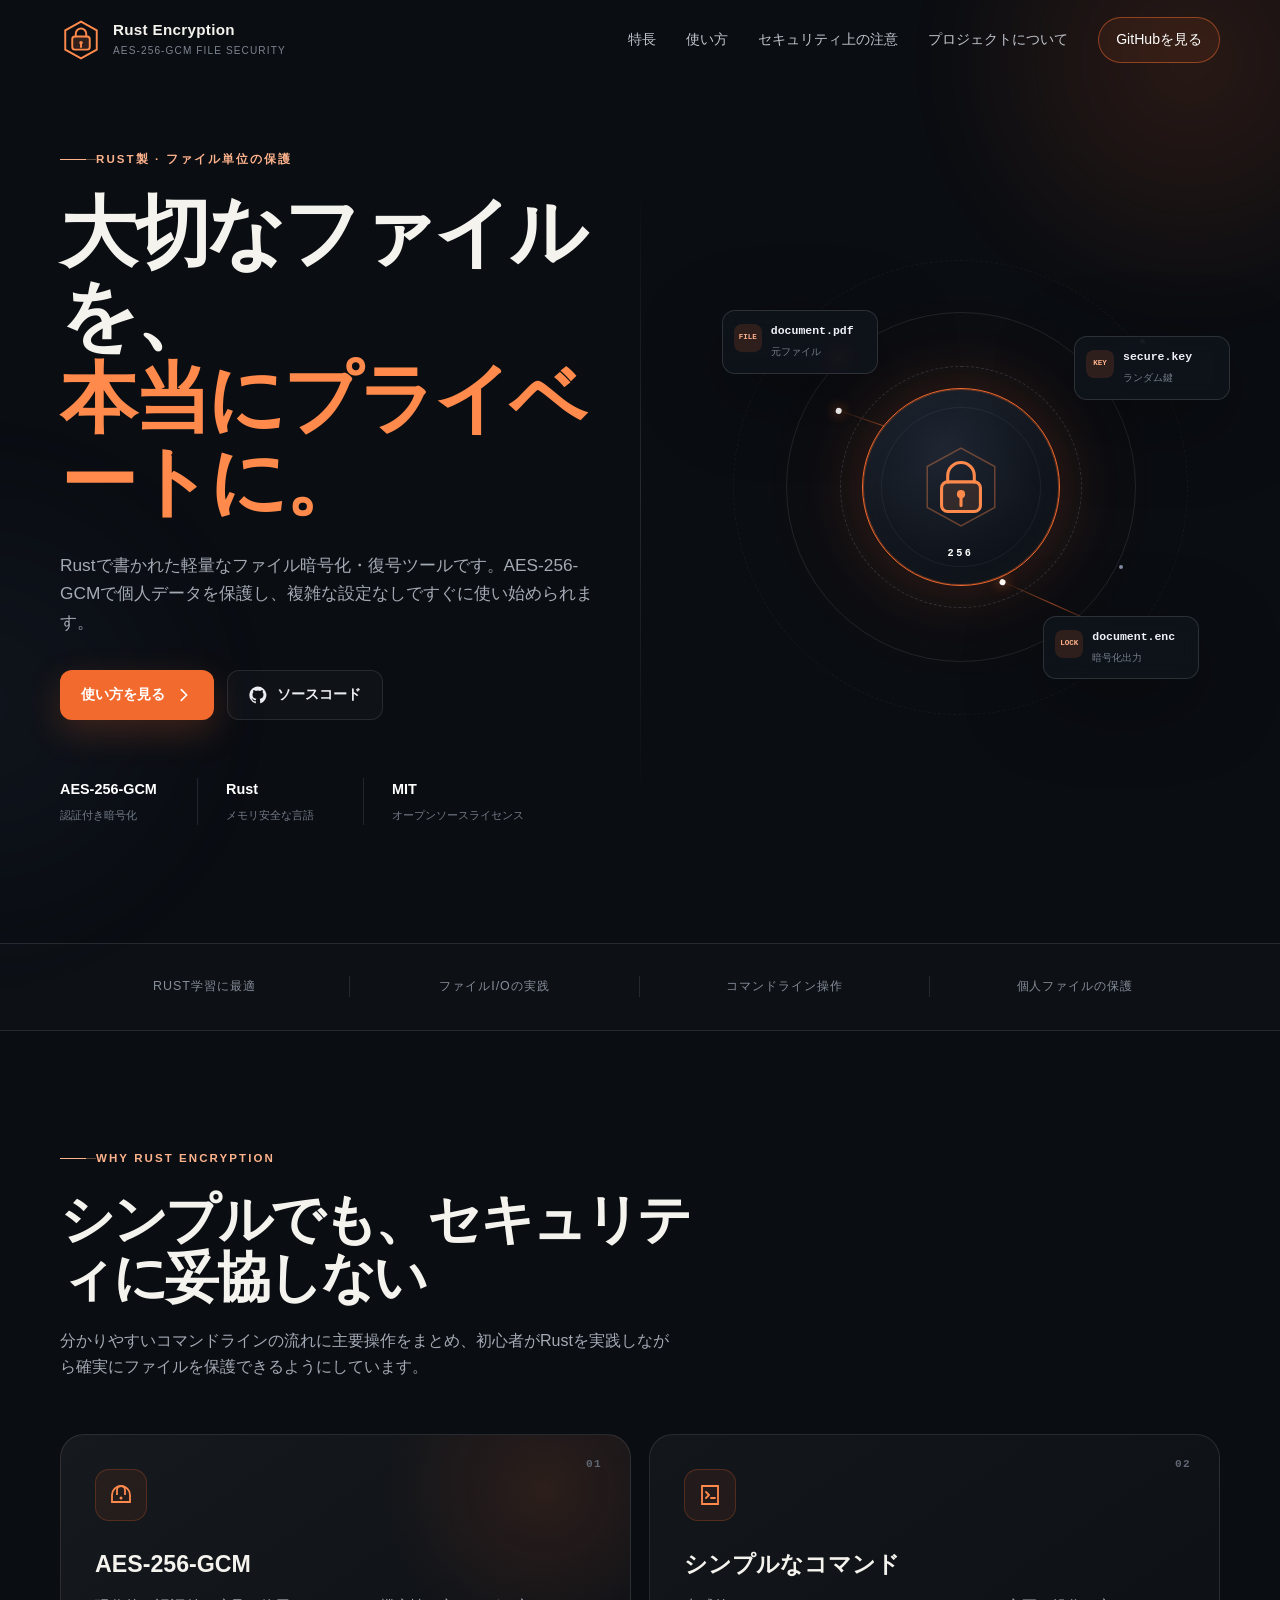
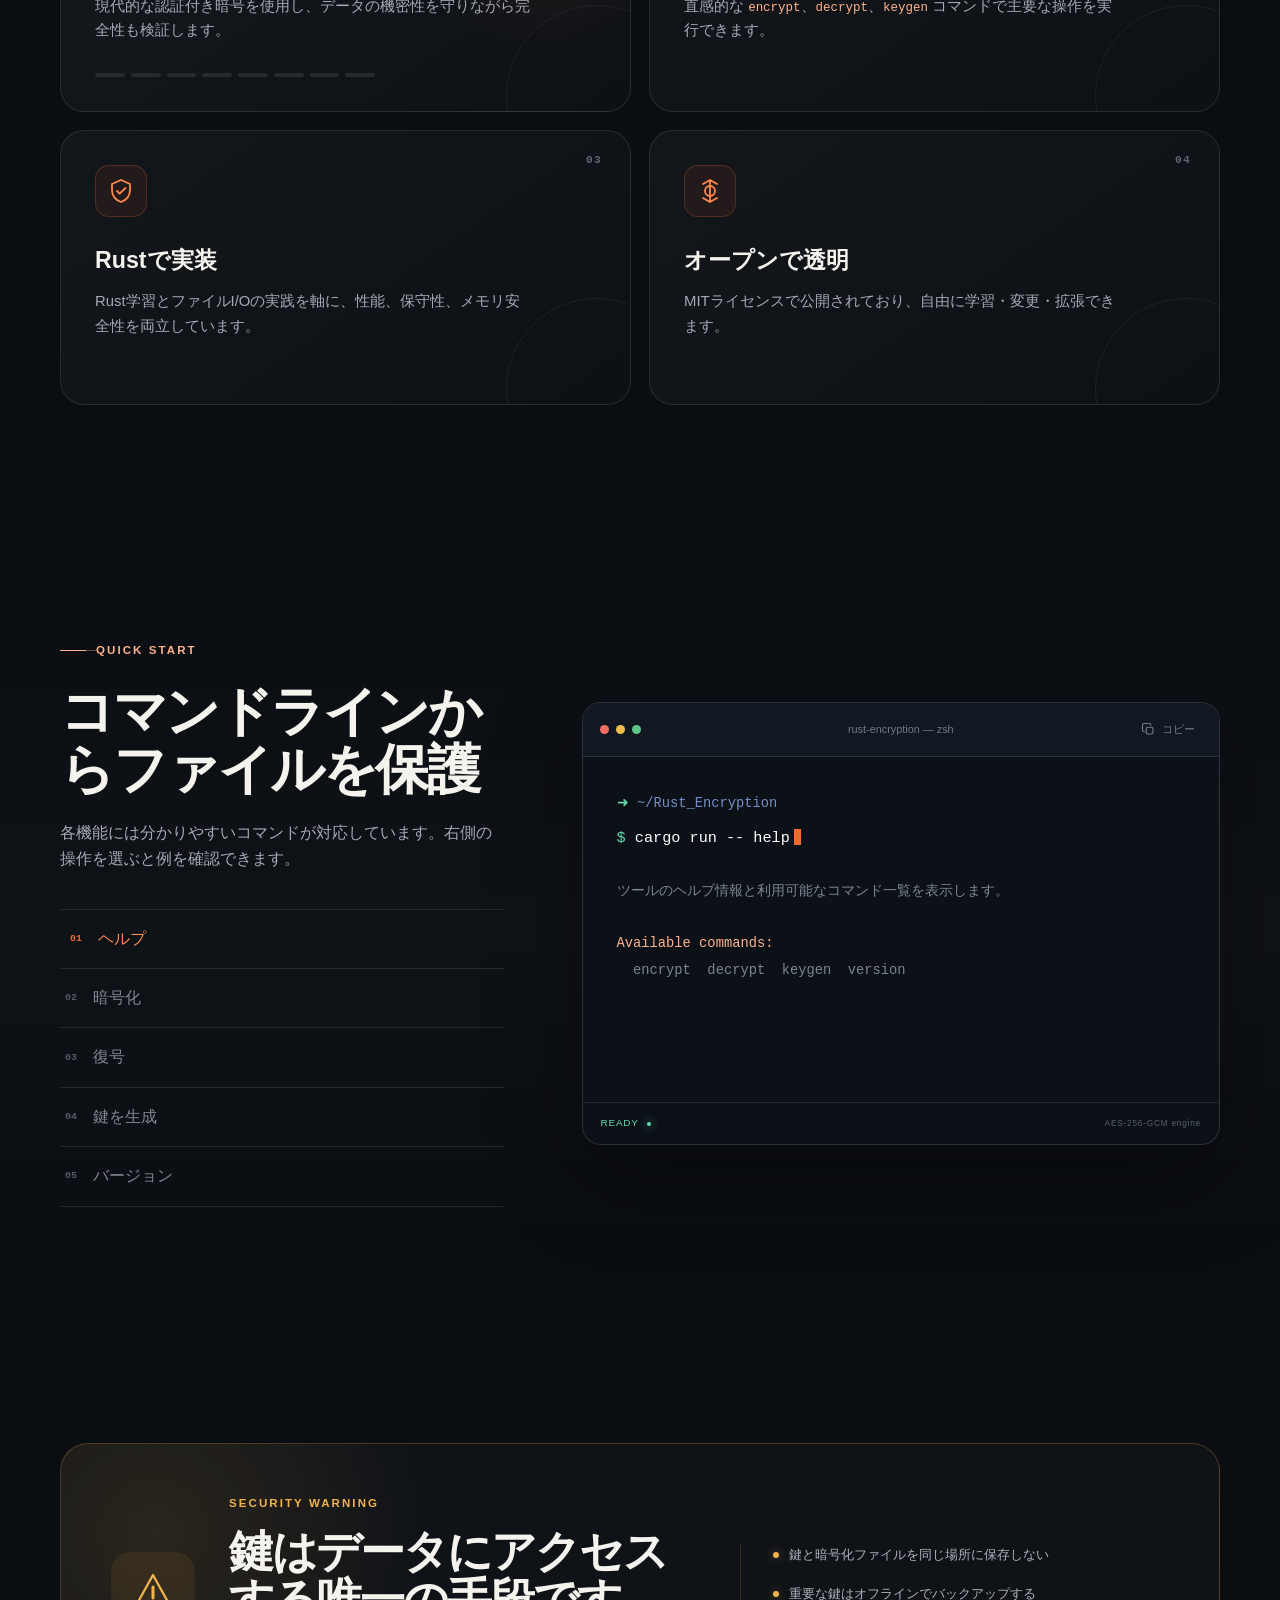
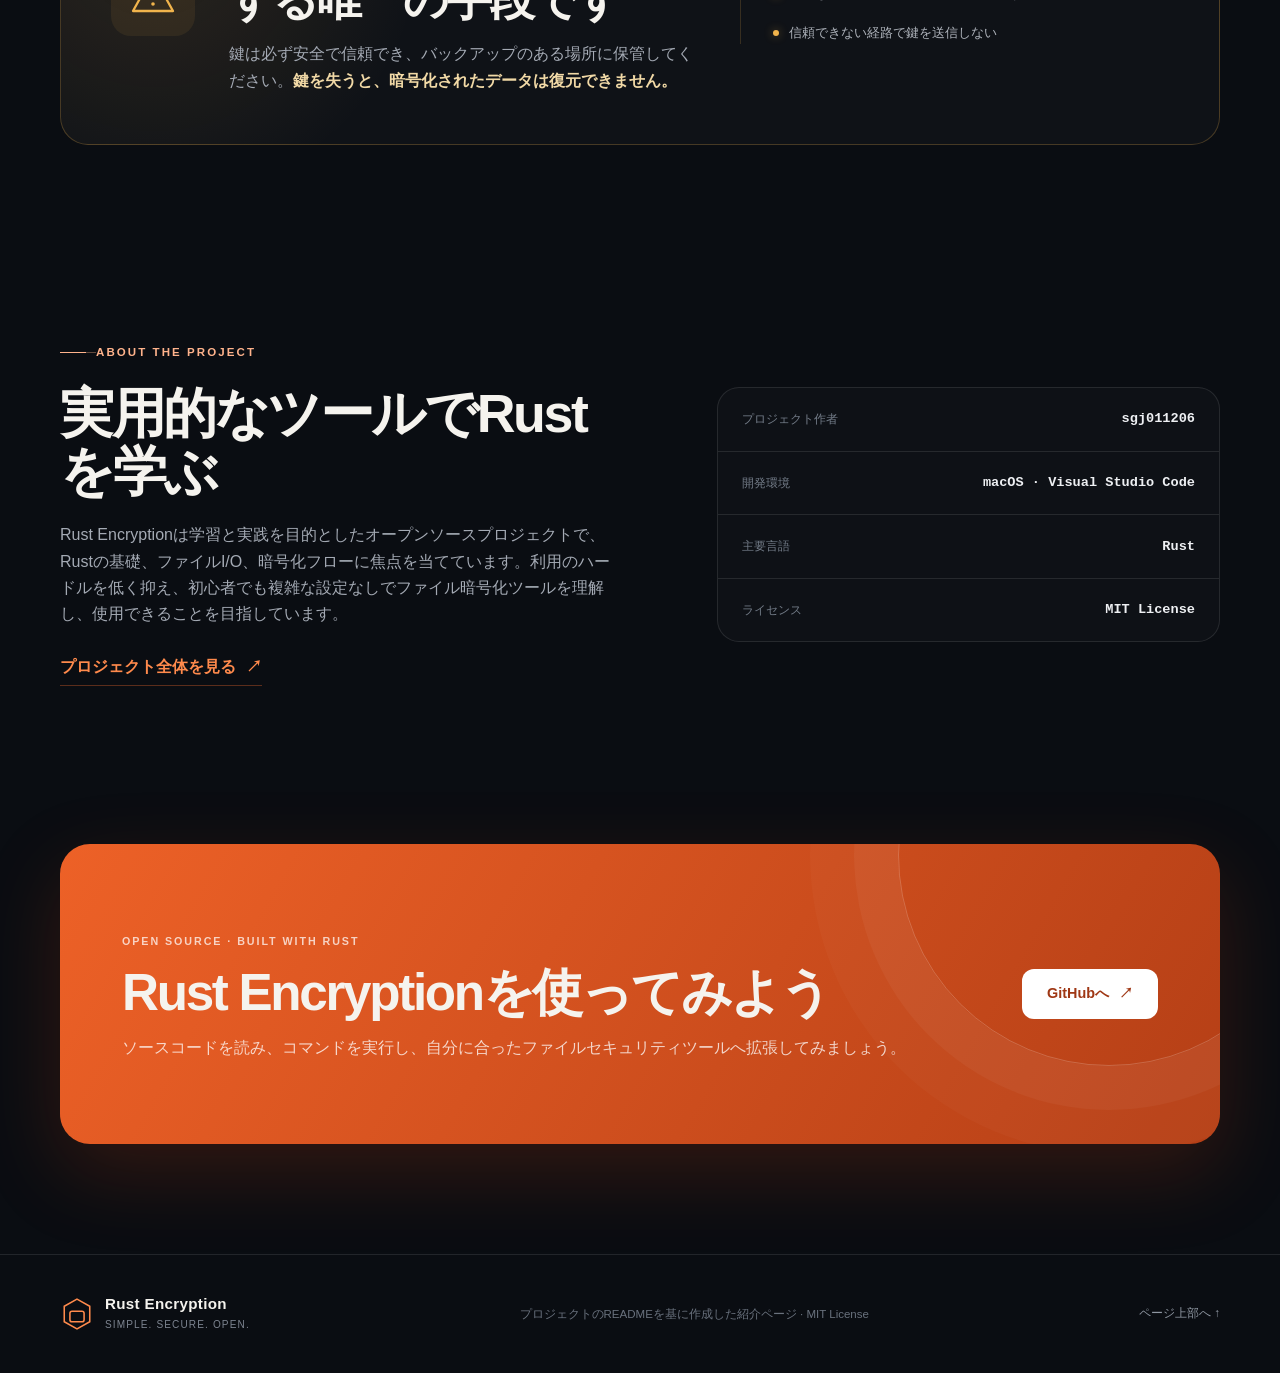
<file: docs/index.html>
<!doctype html>
<html lang="ja">
<head>
  <meta charset="utf-8" />
  <meta name="viewport" content="width=device-width, initial-scale=1" />
  <meta name="description" content="Rust Encryption：AES-256-GCMを採用したシンプルなファイル暗号化・復号ツールです。" />
  <meta name="theme-color" content="#0b0e14" />
  <title>Rust Encryption｜安全でシンプルなファイル暗号化ツール</title>
  <link rel="stylesheet" href="styles.css" />
</head>
<body>
  <a class="skip-link" href="#main">メインコンテンツへスキップ</a>

  <div class="ambient ambient-one" aria-hidden="true"></div>
  <div class="ambient ambient-two" aria-hidden="true"></div>
  <div class="grid-noise" aria-hidden="true"></div>

  <header class="site-header" id="top">
    <div class="container nav-wrap">
      <a class="brand" href="#top" aria-label="Rust Encryption ホーム">
        <span class="brand-mark" aria-hidden="true">
          <svg viewBox="0 0 48 48" role="img">
            <path d="M24 3 42 13v22L24 45 6 35V13L24 3Z" fill="none" stroke="currentColor" stroke-width="2.2"/>
            <path d="M18 20v-3.2a6 6 0 0 1 12 0V20" fill="none" stroke="currentColor" stroke-width="2.2" stroke-linecap="round"/>
            <rect x="14" y="20" width="20" height="15" rx="3" fill="currentColor" opacity=".16"/>
            <rect x="14" y="20" width="20" height="15" rx="3" fill="none" stroke="currentColor" stroke-width="2.2"/>
            <circle cx="24" cy="27" r="2" fill="currentColor"/>
            <path d="M24 29v3" stroke="currentColor" stroke-width="2.2" stroke-linecap="round"/>
          </svg>
        </span>
        <span>
          <strong>Rust Encryption</strong>
          <small>AES-256-GCM File Security</small>
        </span>
      </a>

      <button class="menu-toggle" type="button" aria-expanded="false" aria-controls="primary-nav">
        <span></span><span></span><span></span>
        <span class="sr-only">ナビゲーションメニューを開く</span>
      </button>

      <nav class="primary-nav" id="primary-nav" aria-label="メインナビゲーション">
        <a href="#features">特長</a>
        <a href="#usage">使い方</a>
        <a href="#security">セキュリティ上の注意</a>
        <a href="#about">プロジェクトについて</a>
        <a class="nav-cta" href="https://github.com/sgj011206/Rust_Encryption" target="_blank" rel="noreferrer">GitHubを見る</a>
      </nav>
    </div>
  </header>

  <main id="main">
    <section class="hero section">
      <div class="container hero-grid">
        <div class="hero-copy reveal">
          <div class="eyebrow"><span></span>Rust製 · ファイル単位の保護</div>
          <h1>大切なファイルを、<br><em>本当にプライベートに。</em></h1>
          <p class="hero-lead">Rustで書かれた軽量なファイル暗号化・復号ツールです。AES-256-GCMで個人データを保護し、複雑な設定なしですぐに使い始められます。</p>
          <div class="hero-actions">
            <a class="button button-primary" href="#usage">
              使い方を見る
              <svg viewBox="0 0 20 20" aria-hidden="true"><path d="m7 4 6 6-6 6" fill="none" stroke="currentColor" stroke-width="1.8" stroke-linecap="round" stroke-linejoin="round"/></svg>
            </a>
            <a class="button button-ghost" href="https://github.com/sgj011206/Rust_Encryption" target="_blank" rel="noreferrer">
              <svg viewBox="0 0 24 24" aria-hidden="true"><path fill="currentColor" d="M12 .7a11.5 11.5 0 0 0-3.64 22.41c.58.1.79-.25.79-.56v-2.23c-3.22.7-3.9-1.37-3.9-1.37-.52-1.34-1.28-1.7-1.28-1.7-1.05-.72.08-.7.08-.7 1.16.08 1.77 1.19 1.77 1.19 1.03 1.77 2.7 1.26 3.36.96.1-.75.4-1.26.73-1.55-2.57-.3-5.27-1.29-5.27-5.69 0-1.26.45-2.28 1.19-3.09-.12-.29-.52-1.46.11-3.05 0 0 .97-.31 3.16 1.18a10.9 10.9 0 0 1 5.76 0c2.2-1.49 3.16-1.18 3.16-1.18.63 1.59.23 2.76.11 3.05.74.81 1.19 1.83 1.19 3.09 0 4.41-2.71 5.39-5.29 5.68.42.36.78 1.06.78 2.14v3.17c0 .31.21.67.8.56A11.5 11.5 0 0 0 12 .7Z"/></svg>
              ソースコード
            </a>
          </div>
          <div class="hero-meta" aria-label="プロジェクト概要">
            <div><strong>AES-256-GCM</strong><span>認証付き暗号化</span></div>
            <div><strong>Rust</strong><span>メモリ安全な言語</span></div>
            <div><strong>MIT</strong><span>オープンソースライセンス</span></div>
          </div>
        </div>

        <div class="hero-visual reveal" aria-label="暗号化フロー図">
          <div class="orbit orbit-one"></div>
          <div class="orbit orbit-two"></div>
          <div class="security-core">
            <div class="core-pulse"></div>
            <svg viewBox="0 0 88 88" aria-hidden="true">
              <path d="M44 6 77 24v40L44 82 11 64V24L44 6Z" fill="none" stroke="currentColor" stroke-width="1.5" opacity=".36"/>
              <path d="M31 39v-6a13 13 0 0 1 26 0v6" fill="none" stroke="currentColor" stroke-width="3" stroke-linecap="round"/>
              <rect x="25" y="39" width="38" height="29" rx="6" fill="currentColor" opacity=".12"/>
              <rect x="25" y="39" width="38" height="29" rx="6" fill="none" stroke="currentColor" stroke-width="3"/>
              <circle cx="44" cy="51" r="4" fill="currentColor"/>
              <path d="M44 55v7" stroke="currentColor" stroke-width="3" stroke-linecap="round"/>
            </svg>
            <span>256</span>
          </div>
          <div class="data-chip chip-file"><span class="chip-icon">FILE</span><b>document.pdf</b><small>元ファイル</small></div>
          <div class="data-chip chip-key"><span class="chip-icon">KEY</span><b>secure.key</b><small>ランダム鍵</small></div>
          <div class="data-chip chip-lock"><span class="chip-icon">LOCK</span><b>document.enc</b><small>暗号化出力</small></div>
          <div class="flow-line line-one"><i></i></div>
          <div class="flow-line line-two"><i></i></div>
        </div>
      </div>
    </section>

    <section class="trust-strip" aria-label="プロジェクトの対象">
      <div class="container trust-grid">
        <span>Rust学習に最適</span>
        <span>ファイルI/Oの実践</span>
        <span>コマンドライン操作</span>
        <span>個人ファイルの保護</span>
      </div>
    </section>

    <section class="section" id="features">
      <div class="container">
        <div class="section-heading reveal">
          <div class="eyebrow"><span></span>WHY RUST ENCRYPTION</div>
          <h2>シンプルでも、セキュリティに妥協しない</h2>
          <p>分かりやすいコマンドラインの流れに主要操作をまとめ、初心者がRustを実践しながら確実にファイルを保護できるようにしています。</p>
        </div>

        <div class="feature-grid">
          <article class="feature-card feature-main reveal">
            <div class="feature-number">01</div>
            <div class="feature-icon">
              <svg viewBox="0 0 28 28" aria-hidden="true"><path d="M5 14a9 9 0 1 1 18 0v7H5v-7Z" fill="none" stroke="currentColor" stroke-width="1.8"/><path d="M10 14V9a4 4 0 0 1 8 0v5" fill="none" stroke="currentColor" stroke-width="1.8"/><circle cx="14" cy="17" r="1.5" fill="currentColor"/></svg>
            </div>
            <h3>AES-256-GCM</h3>
            <p>現代的な認証付き暗号を使用し、データの機密性を守りながら完全性も検証します。</p>
            <div class="algorithm-bar"><span></span><span></span><span></span><span></span><span></span><span></span><span></span><span></span></div>
          </article>

          <article class="feature-card reveal">
            <div class="feature-number">02</div>
            <div class="feature-icon">
              <svg viewBox="0 0 28 28" aria-hidden="true"><path d="M6 5h16v18H6z" fill="none" stroke="currentColor" stroke-width="1.8"/><path d="m10 11 3 3-3 3m5 0h4" fill="none" stroke="currentColor" stroke-width="1.8" stroke-linecap="round" stroke-linejoin="round"/></svg>
            </div>
            <h3>シンプルなコマンド</h3>
            <p>直感的な <code>encrypt</code>、<code>decrypt</code>、<code>keygen</code> コマンドで主要な操作を実行できます。</p>
          </article>

          <article class="feature-card reveal">
            <div class="feature-number">03</div>
            <div class="feature-icon">
              <svg viewBox="0 0 28 28" aria-hidden="true"><path d="M14 3 5 7v6c0 6 3.8 10.1 9 12 5.2-1.9 9-6 9-12V7l-9-4Z" fill="none" stroke="currentColor" stroke-width="1.8"/><path d="m10 14 2.6 2.6L18.5 11" fill="none" stroke="currentColor" stroke-width="1.8" stroke-linecap="round" stroke-linejoin="round"/></svg>
            </div>
            <h3>Rustで実装</h3>
            <p>Rust学習とファイルI/Oの実践を軸に、性能、保守性、メモリ安全性を両立しています。</p>
          </article>

          <article class="feature-card reveal">
            <div class="feature-number">04</div>
            <div class="feature-icon">
              <svg viewBox="0 0 28 28" aria-hidden="true"><path d="M14 3v22M7 7l7-4 7 4M7 21l7 4 7-4" fill="none" stroke="currentColor" stroke-width="1.8" stroke-linecap="round"/><circle cx="14" cy="14" r="5" fill="none" stroke="currentColor" stroke-width="1.8"/></svg>
            </div>
            <h3>オープンで透明</h3>
            <p>MITライセンスで公開されており、自由に学習・変更・拡張できます。</p>
          </article>
        </div>
      </div>
    </section>

    <section class="section usage-section" id="usage">
      <div class="container usage-grid">
        <div class="usage-copy reveal">
          <div class="eyebrow"><span></span>QUICK START</div>
          <h2>コマンドラインからファイルを保護</h2>
          <p>各機能には分かりやすいコマンドが対応しています。右側の操作を選ぶと例を確認できます。</p>
          <div class="command-tabs" role="tablist" aria-label="コマンド例">
            <button class="command-tab active" type="button" role="tab" aria-selected="true" data-command="help"><span>01</span>ヘルプ</button>
            <button class="command-tab" type="button" role="tab" aria-selected="false" data-command="encrypt"><span>02</span>暗号化</button>
            <button class="command-tab" type="button" role="tab" aria-selected="false" data-command="decrypt"><span>03</span>復号</button>
            <button class="command-tab" type="button" role="tab" aria-selected="false" data-command="keygen"><span>04</span>鍵を生成</button>
            <button class="command-tab" type="button" role="tab" aria-selected="false" data-command="version"><span>05</span>バージョン</button>
          </div>
        </div>

        <div class="terminal reveal" aria-live="polite">
          <div class="terminal-bar">
            <div class="terminal-dots"><i></i><i></i><i></i></div>
            <span>rust-encryption — zsh</span>
            <button class="copy-command" type="button" aria-label="現在のコマンドをコピー">
              <svg viewBox="0 0 20 20" aria-hidden="true"><rect x="7" y="7" width="9" height="9" rx="2" fill="none" stroke="currentColor" stroke-width="1.5"/><path d="M5 13H4a2 2 0 0 1-2-2V4a2 2 0 0 1 2-2h7a2 2 0 0 1 2 2v1" fill="none" stroke="currentColor" stroke-width="1.5"/></svg>
              <span>コピー</span>
            </button>
          </div>
          <div class="terminal-body">
            <div class="terminal-history"><span class="prompt">➜</span> <span class="path">~/Rust_Encryption</span></div>
            <div class="terminal-command"><span class="prompt">$</span> <code id="command-code">cargo run -- help</code><span class="cursor" aria-hidden="true"></span></div>
            <div class="terminal-output" id="terminal-output">
              ツールのヘルプ情報と利用可能なコマンド一覧を表示します。<br><br>
              <span>Available commands:</span><br>
              &nbsp;&nbsp;encrypt&nbsp;&nbsp;decrypt&nbsp;&nbsp;keygen&nbsp;&nbsp;version
            </div>
          </div>
          <div class="terminal-footer"><span>READY</span><i></i><small>AES-256-GCM engine</small></div>
        </div>
      </div>
    </section>

    <section class="section" id="security">
      <div class="container">
        <div class="security-panel reveal">
          <div class="warning-icon" aria-hidden="true">
            <svg viewBox="0 0 48 48"><path d="M24 5 44 41H4L24 5Z" fill="none" stroke="currentColor" stroke-width="2.3" stroke-linejoin="round"/><path d="M24 17v11" stroke="currentColor" stroke-width="3" stroke-linecap="round"/><circle cx="24" cy="34" r="1.8" fill="currentColor"/></svg>
          </div>
          <div>
            <div class="eyebrow warning-eyebrow">SECURITY WARNING</div>
            <h2>鍵はデータにアクセスする唯一の手段です</h2>
            <p>鍵は必ず安全で信頼でき、バックアップのある場所に保管してください。<strong>鍵を失うと、暗号化されたデータは復元できません。</strong></p>
          </div>
          <div class="safety-list">
            <span><i></i>鍵と暗号化ファイルを同じ場所に保存しない</span>
            <span><i></i>重要な鍵はオフラインでバックアップする</span>
            <span><i></i>信頼できない経路で鍵を送信しない</span>
          </div>
        </div>
      </div>
    </section>

    <section class="section about-section" id="about">
      <div class="container about-grid">
        <div class="about-copy reveal">
          <div class="eyebrow"><span></span>ABOUT THE PROJECT</div>
          <h2>実用的なツールでRustを学ぶ</h2>
          <p>Rust Encryptionは学習と実践を目的としたオープンソースプロジェクトで、Rustの基礎、ファイルI/O、暗号化フローに焦点を当てています。利用のハードルを低く抑え、初心者でも複雑な設定なしでファイル暗号化ツールを理解し、使用できることを目指しています。</p>
          <a class="text-link" href="https://github.com/sgj011206/Rust_Encryption" target="_blank" rel="noreferrer">プロジェクト全体を見る <span>↗</span></a>
        </div>
        <dl class="project-facts reveal">
          <div><dt>プロジェクト作者</dt><dd>sgj011206</dd></div>
          <div><dt>開発環境</dt><dd>macOS · Visual Studio Code</dd></div>
          <div><dt>主要言語</dt><dd>Rust</dd></div>
          <div><dt>ライセンス</dt><dd>MIT License</dd></div>
        </dl>
      </div>
    </section>

    <section class="cta-section">
      <div class="container cta-inner reveal">
        <div>
          <span class="cta-label">OPEN SOURCE · BUILT WITH RUST</span>
          <h2>Rust Encryptionを使ってみよう</h2>
          <p>ソースコードを読み、コマンドを実行し、自分に合ったファイルセキュリティツールへ拡張してみましょう。</p>
        </div>
        <a class="button button-light" href="https://github.com/sgj011206/Rust_Encryption" target="_blank" rel="noreferrer">GitHubへ <span>↗</span></a>
      </div>
    </section>
  </main>

  <footer class="site-footer">
    <div class="container footer-inner">
      <a class="brand footer-brand" href="#top">
        <span class="brand-mark" aria-hidden="true">
          <svg viewBox="0 0 48 48"><path d="M24 3 42 13v22L24 45 6 35V13L24 3Z" fill="none" stroke="currentColor" stroke-width="2.2"/><rect x="14" y="20" width="20" height="15" rx="3" fill="none" stroke="currentColor" stroke-width="2.2"/></svg>
        </span>
        <span><strong>Rust Encryption</strong><small>Simple. Secure. Open.</small></span>
      </a>
      <p>プロジェクトのREADMEを基に作成した紹介ページ · MIT License</p>
      <a href="#top" class="back-top">ページ上部へ ↑</a>
    </div>
  </footer>

  <script src="script.js"></script>
</body>
</html>
</file>
<file: docs/styles.css>
:root {
  --bg: #0a0d12;
  --bg-soft: #10151d;
  --panel: rgba(19, 25, 35, 0.82);
  --panel-solid: #121822;
  --text: #f5f3ee;
  --muted: #a4aab4;
  --line: rgba(255, 255, 255, 0.1);
  --accent: #f26a2e;
  --accent-soft: #ff8a4c;
  --accent-pale: #ffb38c;
  --warning: #f1b44c;
  --success: #67d9ad;
  --shadow: 0 22px 80px rgba(0, 0, 0, 0.36);
  --radius: 24px;
  --container: min(1160px, calc(100% - 40px));
}

* { box-sizing: border-box; }
html { scroll-behavior: smooth; }
body {
  margin: 0;
  min-width: 320px;
  background: var(--bg);
  color: var(--text);
  font-family: Inter, ui-sans-serif, -apple-system, BlinkMacSystemFont, "Segoe UI", "PingFang SC", "Hiragino Sans GB", "Microsoft YaHei", sans-serif;
  line-height: 1.65;
  overflow-x: hidden;
}
body::selection { background: rgba(242, 106, 46, 0.35); color: #fff; }
a { color: inherit; text-decoration: none; }
button { font: inherit; }
code { font-family: "SFMono-Regular", Consolas, "Liberation Mono", monospace; }
svg { display: block; }

.skip-link {
  position: fixed; left: 16px; top: -80px; z-index: 999;
  padding: 10px 16px; border-radius: 10px; background: #fff; color: #000;
  transition: top .2s ease;
}
.skip-link:focus { top: 16px; }
.sr-only { position: absolute; width: 1px; height: 1px; padding: 0; margin: -1px; overflow: hidden; clip: rect(0,0,0,0); white-space: nowrap; border: 0; }
.container { width: var(--container); margin: 0 auto; }
.section { position: relative; padding: 118px 0; }

.ambient { position: fixed; pointer-events: none; z-index: -3; filter: blur(20px); opacity: .5; }
.ambient-one { width: 560px; height: 560px; top: -220px; right: -190px; background: radial-gradient(circle, rgba(242,106,46,.28), transparent 68%); }
.ambient-two { width: 600px; height: 600px; left: -320px; top: 45%; background: radial-gradient(circle, rgba(77,101,145,.17), transparent 68%); }
.grid-noise {
  position: fixed; inset: 0; z-index: -4; pointer-events: none; opacity: .28;
  background-image: linear-gradient(rgba(255,255,255,.018) 1px, transparent 1px), linear-gradient(90deg, rgba(255,255,255,.018) 1px, transparent 1px);
  background-size: 54px 54px;
  mask-image: linear-gradient(to bottom, #000, transparent 85%);
}

.site-header {
  position: fixed; inset: 0 0 auto; z-index: 50;
  border-bottom: 1px solid transparent;
  transition: background .25s ease, border-color .25s ease, backdrop-filter .25s ease;
}
.site-header.scrolled { background: rgba(10,13,18,.78); border-color: var(--line); backdrop-filter: blur(18px); }
.nav-wrap { min-height: 80px; display: flex; align-items: center; justify-content: space-between; gap: 30px; }
.brand { display: inline-flex; align-items: center; gap: 11px; }
.brand-mark { width: 42px; height: 42px; display: grid; place-items: center; color: var(--accent-soft); }
.brand-mark svg { width: 100%; height: 100%; }
.brand strong { display: block; font-size: .95rem; line-height: 1.2; letter-spacing: .02em; }
.brand small { display: block; color: #7d8490; font-size: .63rem; letter-spacing: .11em; text-transform: uppercase; margin-top: 4px; }
.primary-nav { display: flex; align-items: center; gap: 30px; }
.primary-nav > a { color: #c1c6ce; font-size: .88rem; transition: color .2s ease; }
.primary-nav > a:hover, .primary-nav > a:focus-visible { color: #fff; }
.primary-nav .nav-cta { border: 1px solid rgba(242,106,46,.5); color: #fff; padding: 10px 17px; border-radius: 999px; background: rgba(242,106,46,.08); }
.primary-nav .nav-cta:hover { background: var(--accent); border-color: var(--accent); }
.menu-toggle { display: none; width: 44px; height: 44px; border: 1px solid var(--line); border-radius: 12px; background: rgba(255,255,255,.03); padding: 11px; color: #fff; }
.menu-toggle > span:not(.sr-only) { display: block; height: 1.5px; background: currentColor; margin: 4px 0; transition: transform .2s ease, opacity .2s ease; }

.hero { min-height: 820px; display: grid; align-items: center; padding-top: 150px; overflow: hidden; }
.hero::before { content: ""; position: absolute; width: 1px; height: 68%; left: 50%; top: 18%; background: linear-gradient(transparent, rgba(255,255,255,.12), transparent); }
.hero-grid { display: grid; grid-template-columns: 1.03fr .97fr; align-items: center; gap: 90px; }
.eyebrow { color: var(--accent-pale); font-size: .72rem; letter-spacing: .18em; text-transform: uppercase; font-weight: 700; display: flex; align-items: center; gap: 10px; margin-bottom: 22px; }
.eyebrow > span { width: 26px; height: 1px; background: currentColor; box-shadow: 10px 0 0 rgba(255,179,140,.36); }
.hero h1, .section-heading h2, .usage-copy h2, .security-panel h2, .about-copy h2, .cta-inner h2 { margin: 0; letter-spacing: -.045em; line-height: 1.08; }
.hero h1 { font-size: clamp(3rem, 6vw, 5.9rem); max-width: 780px; }
.hero h1 em { color: var(--accent-soft); font-style: normal; }
.hero-lead { max-width: 640px; color: var(--muted); font-size: 1.08rem; margin: 28px 0 34px; }
.hero-actions { display: flex; align-items: center; gap: 13px; flex-wrap: wrap; }
.button { min-height: 50px; padding: 0 21px; display: inline-flex; align-items: center; justify-content: center; gap: 10px; border-radius: 12px; font-weight: 700; font-size: .9rem; transition: transform .2s ease, background .2s ease, border-color .2s ease, box-shadow .2s ease; }
.button:hover { transform: translateY(-2px); }
.button svg { width: 18px; height: 18px; }
.button-primary { background: var(--accent); color: #fff; box-shadow: 0 12px 34px rgba(242,106,46,.22); }
.button-primary:hover { background: #ff7636; box-shadow: 0 16px 42px rgba(242,106,46,.32); }
.button-ghost { border: 1px solid var(--line); background: rgba(255,255,255,.025); color: #eceef2; }
.button-ghost:hover { border-color: rgba(255,255,255,.24); background: rgba(255,255,255,.06); }
.hero-meta { display: flex; margin-top: 58px; }
.hero-meta div { min-width: 138px; padding-right: 28px; margin-right: 28px; border-right: 1px solid var(--line); }
.hero-meta div:last-child { border: 0; margin: 0; padding: 0; }
.hero-meta strong { display: block; font-size: .9rem; color: #fff; }
.hero-meta span { display: block; color: #737b87; font-size: .7rem; margin-top: 4px; }

.hero-visual { position: relative; min-height: 520px; display: grid; place-items: center; }
.hero-visual::before { content: ""; position: absolute; width: 390px; height: 390px; border-radius: 50%; background: radial-gradient(circle, rgba(242,106,46,.16), rgba(242,106,46,.03) 42%, transparent 70%); }
.security-core { position: relative; z-index: 4; width: 196px; height: 196px; border: 1px solid rgba(242,106,46,.38); border-radius: 50%; display: grid; place-items: center; background: radial-gradient(circle at 40% 30%, #1f2632, #0d1118 72%); box-shadow: 0 0 70px rgba(242,106,46,.13), inset 0 0 44px rgba(255,255,255,.03); color: var(--accent-soft); }
.security-core::before, .security-core::after { content: ""; position: absolute; border-radius: 50%; border: 1px dashed rgba(255,255,255,.14); }
.security-core::before { inset: -24px; }
.security-core::after { inset: 17px; border-style: solid; border-color: rgba(255,255,255,.06); }
.security-core svg { width: 90px; height: 90px; }
.security-core > span { position: absolute; bottom: 26px; font: 700 .64rem/1 "SFMono-Regular", monospace; letter-spacing: .24em; color: #fff; }
.core-pulse { position: absolute; inset: -2px; border: 1px solid var(--accent); border-radius: 50%; animation: corePulse 3.2s ease-out infinite; }
.orbit { position: absolute; border: 1px solid rgba(255,255,255,.09); border-radius: 50%; }
.orbit::before, .orbit::after { content: ""; position: absolute; width: 7px; height: 7px; border-radius: 50%; background: var(--accent); box-shadow: 0 0 14px var(--accent); }
.orbit-one { width: 350px; height: 350px; animation: spin 18s linear infinite; }
.orbit-one::before { left: 48px; top: 40px; }
.orbit-one::after { right: 12px; bottom: 92px; width: 4px; height: 4px; background: #7e8b9e; box-shadow: none; }
.orbit-two { width: 455px; height: 455px; border-style: dashed; opacity: .52; animation: spinReverse 32s linear infinite; }
.orbit-two::before { right: 42px; top: 78px; width: 5px; height: 5px; background: #fff; box-shadow: 0 0 14px rgba(255,255,255,.4); }
.orbit-two::after { display: none; }
.data-chip { position: absolute; z-index: 7; width: 156px; padding: 13px 14px 12px 48px; border: 1px solid rgba(255,255,255,.13); border-radius: 13px; background: rgba(15,20,28,.8); backdrop-filter: blur(10px); box-shadow: var(--shadow); }
.data-chip .chip-icon { position: absolute; left: 11px; top: 13px; width: 28px; height: 28px; border-radius: 8px; display: grid; place-items: center; background: rgba(242,106,46,.15); color: var(--accent-pale); font: 700 .47rem/1 monospace; }
.data-chip b { display: block; font: 600 .72rem/1.2 "SFMono-Regular", monospace; color: #eff1f5; white-space: nowrap; overflow: hidden; text-overflow: ellipsis; }
.data-chip small { display: block; color: #747d89; margin-top: 6px; font-size: .64rem; }
.chip-file { left: 4%; top: 16%; animation: float 5s ease-in-out infinite; }
.chip-key { right: -2%; top: 21%; animation: float 5.7s ease-in-out .7s infinite; }
.chip-lock { right: 4%; bottom: 13%; animation: float 5.4s ease-in-out .3s infinite; }
.flow-line { position: absolute; height: 1px; background: linear-gradient(90deg, transparent, rgba(242,106,46,.6), transparent); transform-origin: left center; }
.flow-line i { position: absolute; width: 6px; height: 6px; border-radius: 50%; top: -2.5px; background: #fff; box-shadow: 0 0 12px var(--accent); animation: travel 2.4s linear infinite; }
.line-one { width: 120px; left: 26%; top: 35%; transform: rotate(19deg); }
.line-two { width: 116px; right: 20%; bottom: 32%; transform: rotate(24deg); }

.trust-strip { border-block: 1px solid var(--line); background: rgba(255,255,255,.016); }
.trust-grid { min-height: 86px; display: grid; grid-template-columns: repeat(4, 1fr); align-items: center; }
.trust-grid span { color: #868e99; font-size: .78rem; text-align: center; letter-spacing: .08em; text-transform: uppercase; border-right: 1px solid var(--line); }
.trust-grid span:last-child { border: 0; }

.section-heading { max-width: 660px; margin-bottom: 54px; }
.section-heading h2, .usage-copy h2, .security-panel h2, .about-copy h2 { font-size: clamp(2.3rem, 4.2vw, 4.1rem); }
.section-heading p, .usage-copy > p, .about-copy > p { color: var(--muted); margin: 22px 0 0; max-width: 620px; }
.feature-grid { display: grid; grid-template-columns: repeat(2, 1fr); gap: 18px; }
.feature-card { min-height: 275px; position: relative; padding: 34px; border: 1px solid var(--line); border-radius: var(--radius); background: linear-gradient(145deg, rgba(255,255,255,.04), rgba(255,255,255,.015)); overflow: hidden; transition: transform .25s ease, border-color .25s ease, background .25s ease; }
.feature-card:hover { transform: translateY(-5px); border-color: rgba(242,106,46,.33); background: linear-gradient(145deg, rgba(242,106,46,.07), rgba(255,255,255,.018)); }
.feature-card::after { content: ""; position: absolute; right: -58px; bottom: -76px; width: 180px; height: 180px; border: 1px solid rgba(255,255,255,.06); border-radius: 50%; }
.feature-number { position: absolute; top: 24px; right: 28px; color: #5f6671; font: 700 .7rem/1 monospace; letter-spacing: .12em; }
.feature-icon { width: 52px; height: 52px; display: grid; place-items: center; border: 1px solid rgba(242,106,46,.23); border-radius: 14px; background: rgba(242,106,46,.08); color: var(--accent-soft); }
.feature-icon svg { width: 28px; height: 28px; }
.feature-card h3 { font-size: 1.45rem; margin: 24px 0 10px; }
.feature-card p { color: var(--muted); max-width: 440px; margin: 0; font-size: .93rem; }
.feature-card code { color: var(--accent-pale); font-size: .84em; }
.feature-main { background: radial-gradient(circle at 85% 20%, rgba(242,106,46,.12), transparent 30%), linear-gradient(145deg, rgba(255,255,255,.05), rgba(255,255,255,.015)); }
.algorithm-bar { display: flex; gap: 6px; margin-top: 30px; max-width: 280px; }
.algorithm-bar span { height: 4px; flex: 1; background: rgba(255,255,255,.09); border-radius: 4px; overflow: hidden; }
.algorithm-bar span::after { content: ""; display: block; width: 100%; height: 100%; background: var(--accent); transform: translateX(-105%); animation: scan 3.4s ease-in-out infinite; }
.algorithm-bar span:nth-child(2)::after { animation-delay: .12s; }.algorithm-bar span:nth-child(3)::after { animation-delay: .24s; }.algorithm-bar span:nth-child(4)::after { animation-delay: .36s; }.algorithm-bar span:nth-child(5)::after { animation-delay: .48s; }.algorithm-bar span:nth-child(6)::after { animation-delay: .6s; }.algorithm-bar span:nth-child(7)::after { animation-delay: .72s; }.algorithm-bar span:nth-child(8)::after { animation-delay: .84s; }

.usage-section { background: linear-gradient(180deg, transparent, rgba(255,255,255,.022), transparent); }
.usage-grid { display: grid; grid-template-columns: .82fr 1.18fr; gap: 78px; align-items: center; }
.command-tabs { margin-top: 36px; border-top: 1px solid var(--line); }
.command-tab { width: 100%; display: flex; align-items: center; gap: 16px; color: #7f8792; text-align: left; padding: 16px 5px; border: 0; border-bottom: 1px solid var(--line); background: transparent; cursor: pointer; transition: color .2s ease, padding-left .2s ease; }
.command-tab span { font: 700 .62rem/1 monospace; color: #545c68; }
.command-tab:hover { color: #dfe3e8; padding-left: 10px; }
.command-tab.active { color: var(--accent-soft); padding-left: 10px; }
.command-tab.active span { color: var(--accent); }
.terminal { border: 1px solid rgba(255,255,255,.14); border-radius: 19px; background: #0c1017; box-shadow: 0 32px 90px rgba(0,0,0,.38); overflow: hidden; transform: perspective(1000px) rotateY(-1.5deg); }
.terminal-bar { height: 54px; display: grid; grid-template-columns: 1fr auto 1fr; align-items: center; padding: 0 17px; border-bottom: 1px solid var(--line); background: #121822; color: #707986; font-size: .68rem; }
.terminal-dots { display: flex; gap: 7px; }
.terminal-dots i { width: 9px; height: 9px; border-radius: 50%; background: #f16f61; }.terminal-dots i:nth-child(2) { background: #efbd4b; }.terminal-dots i:nth-child(3) { background: #5dc686; }
.copy-command { justify-self: end; display: inline-flex; align-items: center; gap: 6px; border: 0; background: transparent; color: #757e8b; cursor: pointer; padding: 7px; }
.copy-command:hover { color: #fff; }.copy-command svg { width: 15px; height: 15px; }
.terminal-body { min-height: 345px; padding: 34px; font: .86rem/1.9 "SFMono-Regular", Consolas, monospace; }
.terminal-history { color: #6f7783; margin-bottom: 7px; }
.prompt { color: var(--success); }.path { color: #748fc7; }
.terminal-command { font-size: .95rem; color: #fff; }
.terminal-command code { color: #fff; }
.cursor { display: inline-block; width: 7px; height: 16px; vertical-align: -3px; margin-left: 4px; background: var(--accent); animation: blink 1s steps(2) infinite; }
.terminal-output { margin-top: 26px; color: #7c8591; opacity: 1; transform: translateY(0); transition: opacity .16s ease, transform .16s ease; }
.terminal-output.changing { opacity: 0; transform: translateY(5px); }
.terminal-output span { color: var(--accent-pale); }
.terminal-footer { height: 42px; border-top: 1px solid var(--line); padding: 0 18px; display: flex; align-items: center; gap: 8px; color: #66707c; font-size: .62rem; letter-spacing: .08em; }
.terminal-footer span { color: var(--success); }.terminal-footer i { width: 4px; height: 4px; border-radius: 50%; background: var(--success); box-shadow: 0 0 8px var(--success); }.terminal-footer small { margin-left: auto; color: #59616d; }

.security-panel { display: grid; grid-template-columns: auto 1fr .9fr; gap: 34px; align-items: center; border: 1px solid rgba(241,180,76,.24); border-radius: 28px; padding: 50px; background: radial-gradient(circle at 8% 30%, rgba(241,180,76,.12), transparent 25%), rgba(255,255,255,.022); }
.warning-icon { width: 84px; height: 84px; display: grid; place-items: center; border-radius: 20px; background: rgba(241,180,76,.08); color: var(--warning); }
.warning-icon svg { width: 48px; height: 48px; }
.warning-eyebrow { color: var(--warning); margin-bottom: 14px; }
.security-panel h2 { font-size: clamp(2rem, 3.5vw, 3.5rem); }
.security-panel p { color: var(--muted); margin: 18px 0 0; max-width: 610px; }
.security-panel p strong { color: #f1d9a6; }
.safety-list { border-left: 1px solid rgba(241,180,76,.18); padding-left: 32px; display: grid; gap: 17px; }
.safety-list span { color: #aeb3bb; font-size: .84rem; display: flex; align-items: flex-start; gap: 10px; }
.safety-list i { flex: 0 0 6px; width: 6px; height: 6px; border-radius: 50%; background: var(--warning); margin-top: 8px; box-shadow: 0 0 10px rgba(241,180,76,.45); }

.about-section { padding-top: 80px; }
.about-grid { display: grid; grid-template-columns: 1.05fr .95fr; gap: 100px; align-items: center; }
.text-link { display: inline-flex; align-items: center; gap: 10px; color: var(--accent-soft); font-weight: 700; margin-top: 26px; border-bottom: 1px solid rgba(242,106,46,.35); padding-bottom: 5px; }
.text-link span { transition: transform .2s ease; }.text-link:hover span { transform: translate(3px,-3px); }
.project-facts { margin: 0; border: 1px solid var(--line); border-radius: 22px; overflow: hidden; background: rgba(255,255,255,.02); }
.project-facts div { display: flex; justify-content: space-between; align-items: center; gap: 30px; padding: 21px 24px; border-bottom: 1px solid var(--line); }
.project-facts div:last-child { border: 0; }
.project-facts dt { color: #737c88; font-size: .78rem; }.project-facts dd { margin: 0; color: #eef0f3; font: 600 .85rem/1.3 "SFMono-Regular", monospace; text-align: right; }

.cta-section { padding: 40px 0 110px; }
.cta-inner { min-height: 300px; display: flex; justify-content: space-between; align-items: center; gap: 40px; padding: 58px 62px; border-radius: 30px; background: linear-gradient(120deg, #ed6127, #b53f16); position: relative; overflow: hidden; box-shadow: 0 28px 80px rgba(180,57,17,.24); }
.cta-inner::before { content: ""; position: absolute; width: 420px; height: 420px; right: -100px; top: -200px; border: 1px solid rgba(255,255,255,.2); border-radius: 50%; box-shadow: 0 0 0 44px rgba(255,255,255,.04), 0 0 0 88px rgba(255,255,255,.025); }
.cta-inner > * { position: relative; z-index: 1; }
.cta-label { font-size: .67rem; letter-spacing: .18em; font-weight: 800; color: rgba(255,255,255,.73); }
.cta-inner h2 { font-size: clamp(2.2rem, 4vw, 4rem); margin-top: 12px; }
.cta-inner p { color: rgba(255,255,255,.76); margin: 15px 0 0; }
.button-light { background: #fff; color: #9f3714; white-space: nowrap; padding-inline: 25px; }
.button-light:hover { box-shadow: 0 14px 34px rgba(76,20,5,.24); }

.site-footer { border-top: 1px solid var(--line); padding: 38px 0; }
.footer-inner { display: flex; align-items: center; justify-content: space-between; gap: 30px; }
.footer-brand .brand-mark { width: 34px; height: 34px; }.footer-inner p { color: #69717d; font-size: .72rem; }.back-top { color: #8e96a1; font-size: .75rem; }.back-top:hover { color: #fff; }

.reveal { opacity: 0; transform: translateY(24px); transition: opacity .7s ease, transform .7s ease; }
.reveal.visible { opacity: 1; transform: translateY(0); }

@keyframes spin { to { transform: rotate(360deg); } }
@keyframes spinReverse { to { transform: rotate(-360deg); } }
@keyframes corePulse { 0% { transform: scale(1); opacity: .4; } 80%,100% { transform: scale(1.3); opacity: 0; } }
@keyframes float { 0%,100% { transform: translateY(0); } 50% { transform: translateY(-10px); } }
@keyframes travel { from { left: 0; opacity: 0; } 12% { opacity: 1; } 88% { opacity: 1; } to { left: 100%; opacity: 0; } }
@keyframes blink { 50% { opacity: 0; } }
@keyframes scan { 0%,15% { transform: translateX(-105%); } 65%,100% { transform: translateX(105%); } }

@media (max-width: 980px) {
  .primary-nav { gap: 18px; }
  .primary-nav > a { font-size: .8rem; }
  .hero-grid { grid-template-columns: 1fr; gap: 50px; }
  .hero { padding-top: 140px; }
  .hero::before { display: none; }
  .hero-copy { text-align: center; }
  .eyebrow, .hero-actions, .hero-meta { justify-content: center; }
  .hero-lead { margin-inline: auto; }
  .hero-visual { min-height: 490px; max-width: 650px; width: 100%; margin: 0 auto; }
  .usage-grid, .about-grid { grid-template-columns: 1fr; gap: 54px; }
  .security-panel { grid-template-columns: auto 1fr; }
  .safety-list { grid-column: 1 / -1; border-left: 0; border-top: 1px solid rgba(241,180,76,.18); padding: 28px 0 0; grid-template-columns: repeat(3, 1fr); }
}

@media (max-width: 760px) {
  :root { --container: min(100% - 28px, 1160px); }
  .section { padding: 86px 0; }
  .nav-wrap { min-height: 70px; }
  .menu-toggle { display: block; position: relative; z-index: 3; }
  .menu-toggle[aria-expanded="true"] > span:nth-child(1) { transform: translateY(5.5px) rotate(45deg); }
  .menu-toggle[aria-expanded="true"] > span:nth-child(2) { opacity: 0; }
  .menu-toggle[aria-expanded="true"] > span:nth-child(3) { transform: translateY(-5.5px) rotate(-45deg); }
  .primary-nav { position: fixed; inset: 0 0 auto; min-height: 100vh; padding: 110px 28px 50px; background: rgba(10,13,18,.98); flex-direction: column; align-items: stretch; gap: 0; transform: translateY(-105%); transition: transform .3s ease; }
  .primary-nav.open { transform: translateY(0); }
  .primary-nav > a { padding: 17px 0; border-bottom: 1px solid var(--line); font-size: 1rem; }
  .primary-nav .nav-cta { text-align: center; margin-top: 24px; border-bottom: 1px solid rgba(242,106,46,.5); }
  .hero { min-height: auto; padding-top: 125px; }
  .hero h1 { font-size: clamp(2.75rem, 13vw, 4.4rem); }
  .hero-lead { font-size: .98rem; }
  .hero-meta { display: grid; grid-template-columns: repeat(3, 1fr); width: 100%; margin-top: 44px; }
  .hero-meta div { min-width: 0; padding: 0 10px; margin: 0; }
  .hero-visual { transform: scale(.87); margin: -15px auto -35px; }
  .feature-grid { grid-template-columns: 1fr; }
  .trust-grid { grid-template-columns: repeat(2,1fr); }
  .trust-grid span { padding: 18px 5px; }
  .trust-grid span:nth-child(2) { border-right: 0; }.trust-grid span:nth-child(-n+2) { border-bottom: 1px solid var(--line); }
  .security-panel { padding: 32px 25px; grid-template-columns: 1fr; }
  .warning-icon { width: 68px; height: 68px; }
  .safety-list { grid-template-columns: 1fr; }
  .cta-inner { padding: 45px 28px; flex-direction: column; align-items: flex-start; }
  .footer-inner { flex-direction: column; text-align: center; }
}

@media (max-width: 520px) {
  .brand small { display: none; }
  .brand-mark { width: 36px; height: 36px; }
  .hero-actions { flex-direction: column; align-items: stretch; }
  .hero-actions .button { width: 100%; }
  .hero-meta span { display: none; }
  .hero-visual { min-height: 405px; transform: scale(.7); margin: -45px auto -85px; }
  .chip-file { left: -9%; }.chip-key { right: -12%; }.chip-lock { right: -9%; }
  .feature-card { padding: 27px; }
  .terminal { transform: none; }
  .terminal-body { padding: 24px 20px; min-height: 320px; font-size: .76rem; }
  .terminal-bar { grid-template-columns: 1fr 1fr; }
  .terminal-bar > span { display: none; }
  .section-heading h2, .usage-copy h2, .security-panel h2, .about-copy h2 { font-size: 2.3rem; }
  .project-facts div { align-items: flex-start; flex-direction: column; gap: 7px; }
  .project-facts dd { text-align: left; }
}

@media (prefers-reduced-motion: reduce) {
  html { scroll-behavior: auto; }
  *, *::before, *::after { animation-duration: .01ms !important; animation-iteration-count: 1 !important; transition-duration: .01ms !important; }
  .reveal { opacity: 1; transform: none; }
}
</file>
